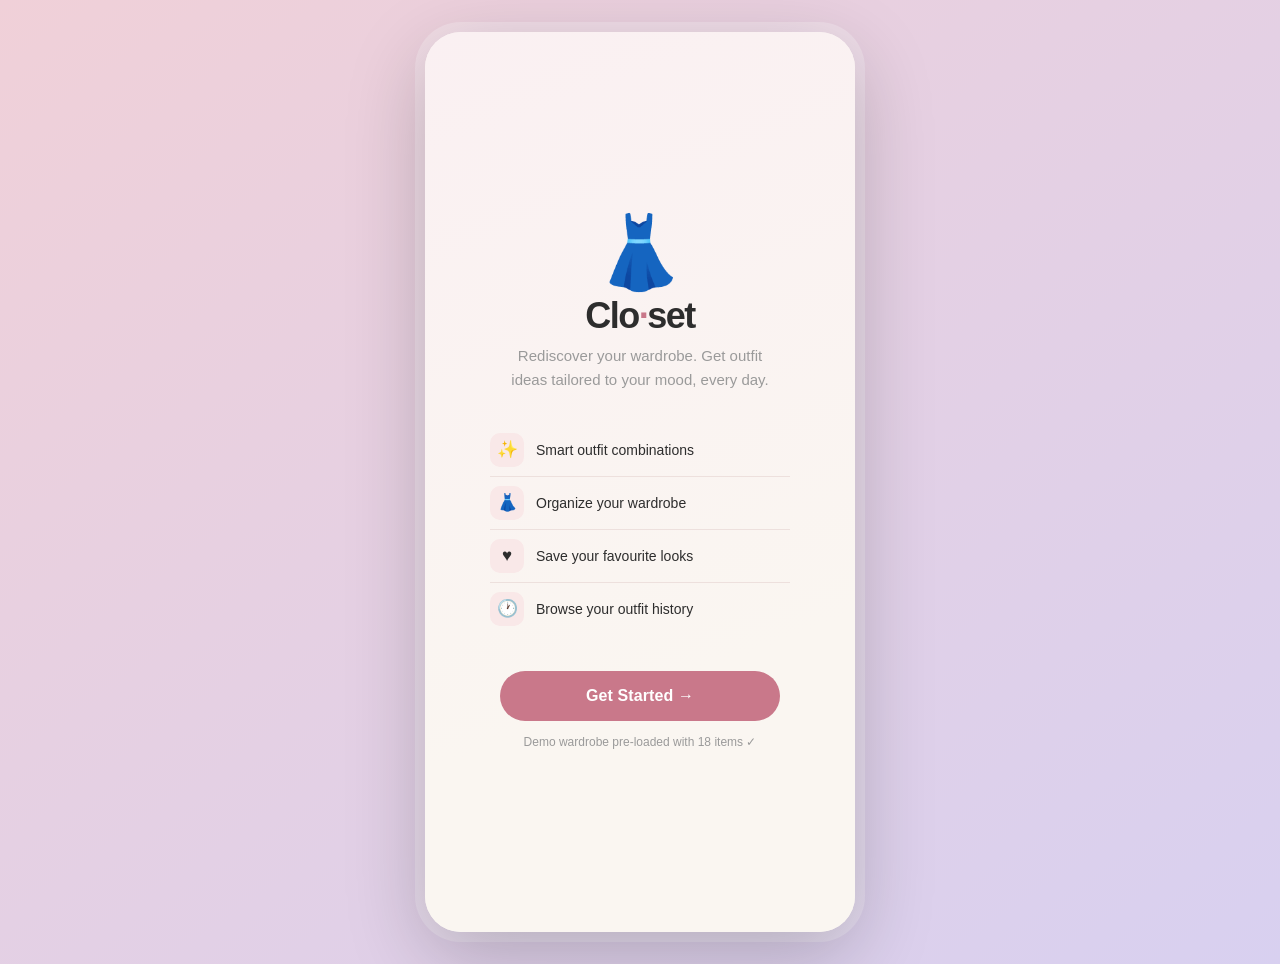
<file: demo/index.html>
<!DOCTYPE html>
<html lang="en">
<head>
  <meta charset="UTF-8">
  <meta name="viewport" content="width=device-width, initial-scale=1.0, maximum-scale=1.0, user-scalable=no">
  <title>Clo·set — Your Style Assistant</title>
  <style>
/* =============================================
   Clo·set — Global Styles
   ============================================= */
:root {
  --rose:        #F9E8E8;
  --cream:       #FAF6F1;
  --mauve:       #C9788A;
  --mauve-dark:  #A05870;
  --mauve-light: #E8B4BE;
  --charcoal:    #2D2D2D;
  --gray:        #9A9A9A;
  --white:       #FFFFFF;
  --border:      #EDE0DD;
  --shadow:      rgba(201,120,138,0.13);
}

*, *::before, *::after { box-sizing: border-box; margin: 0; padding: 0; }
html { -webkit-tap-highlight-color: transparent; }

body {
  font-family: -apple-system, BlinkMacSystemFont, 'Segoe UI', Roboto, sans-serif;
  background: #EDD8DC;
  display: flex;
  justify-content: center;
  min-height: 100vh;
}

#app {
  width: 100%;
  max-width: 430px;
  min-height: 100vh;
  background: var(--cream);
  position: relative;
  display: flex;
  flex-direction: column;
}

/* Desktop phone frame */
@media (min-width: 500px) {
  body {
    padding: 32px 0;
    background: linear-gradient(145deg, #F0D0D8 0%, #D8D0F0 100%);
  }
  #app {
    min-height: calc(100vh - 64px);
    border-radius: 36px;
    box-shadow: 0 24px 80px rgba(0,0,0,0.22), 0 0 0 10px rgba(255,255,255,0.25);
    overflow: hidden;
  }
  .bottom-nav { border-radius: 0 0 36px 36px; }
}

/* === APP HEADER === */
.app-header {
  background: var(--white);
  padding: 14px 20px 12px;
  border-bottom: 1px solid var(--border);
  position: sticky;
  top: 0;
  z-index: 10;
  display: flex;
  align-items: center;
  justify-content: space-between;
  min-height: 56px;
}
.app-header h1 { font-size: 19px; font-weight: 800; color: var(--charcoal); letter-spacing: -0.4px; }
.app-header .subtitle { font-size: 11px; color: var(--gray); margin-top: 1px; }
.header-add-btn {
  width: 34px; height: 34px;
  border-radius: 50%;
  background: var(--mauve);
  color: var(--white);
  border: none; cursor: pointer;
  font-size: 20px; line-height: 1;
  display: flex; align-items: center; justify-content: center;
  transition: background 0.15s;
}
.header-add-btn:hover { background: var(--mauve-dark); }

/* === SCREENS === */
.screen {
  display: none;
  padding: 16px;
  padding-bottom: 88px;
  flex: 1;
}
.screen.active {
  display: block;
  animation: fadeInUp 0.22s ease-out;
}
@keyframes fadeInUp {
  from { opacity: 0; transform: translateY(10px); }
  to   { opacity: 1; transform: translateY(0); }
}

/* === BOTTOM NAV === */
.bottom-nav {
  position: sticky;
  bottom: 0;
  background: var(--white);
  border-top: 1px solid var(--border);
  display: flex;
  z-index: 20;
}
.nav-item {
  flex: 1;
  display: flex; flex-direction: column;
  align-items: center;
  padding: 9px 4px 8px;
  text-decoration: none;
  color: var(--gray);
  font-size: 10px; font-weight: 600;
  gap: 3px;
  transition: color 0.15s;
  cursor: pointer;
  border: none; background: none;
}
.nav-item svg { width: 22px; height: 22px; transition: transform 0.15s; }
.nav-item.active, .nav-item:hover { color: var(--mauve); }
.nav-item.active svg { transform: scale(1.1); }

/* === BUTTONS === */
.btn {
  display: inline-flex; align-items: center; justify-content: center;
  gap: 6px; padding: 12px 22px;
  border-radius: 50px; border: none; cursor: pointer;
  font-size: 14px; font-weight: 700;
  transition: all 0.15s; letter-spacing: 0.1px;
}
.btn-primary { background: var(--mauve); color: var(--white); }
.btn-primary:hover { background: var(--mauve-dark); transform: translateY(-1px); box-shadow: 0 4px 14px var(--shadow); }
.btn-outline { background: transparent; color: var(--mauve); border: 1.5px solid var(--mauve); }
.btn-outline:hover { background: var(--rose); }
.btn-ghost { background: var(--rose); color: var(--mauve-dark); }
.btn-sm { padding: 7px 14px; font-size: 12px; }

/* === BADGES === */
.badge {
  display: inline-block; padding: 3px 10px;
  border-radius: 50px; font-size: 11px; font-weight: 700;
  background: var(--rose); color: var(--mauve-dark);
}
.badge-work    { background: #E8EEF9; color: #4A6FA5; }
.badge-casual  { background: #E8F4E8; color: #3A7A46; }
.badge-brunch  { background: #FFF3E0; color: #B05A00; }
.badge-night   { background: #2A2A38; color: #C9B4E8; }
.badge-active  { background: #E8F9F5; color: #2A7A62; }

/* === SECTION TITLES === */
.section-title {
  font-size: 11px; font-weight: 800;
  color: var(--gray);
  text-transform: uppercase; letter-spacing: 1px;
  margin: 14px 0 8px;
}

/* === EMPTY STATE === */
.empty-state { text-align: center; padding: 48px 24px; color: var(--gray); }
.empty-state .empty-icon { font-size: 52px; margin-bottom: 14px; }
.empty-state h3 { font-size: 16px; font-weight: 700; color: var(--charcoal); margin-bottom: 6px; }
.empty-state p { font-size: 13px; line-height: 1.55; }

/* === WARDROBE GRID === */
.filter-tabs {
  display: flex; gap: 6px; overflow-x: auto;
  padding: 4px 0 10px; scrollbar-width: none;
}
.filter-tabs::-webkit-scrollbar { display: none; }
.filter-tab {
  flex-shrink: 0; padding: 6px 14px;
  border-radius: 50px; border: 1.5px solid var(--border);
  background: var(--white); color: var(--charcoal);
  font-size: 12px; font-weight: 600; cursor: pointer;
  transition: all 0.15s;
}
.filter-tab.active { background: var(--mauve); border-color: var(--mauve); color: var(--white); }
.filter-tab:hover:not(.active) { border-color: var(--mauve); color: var(--mauve); }

.wardrobe-grid {
  display: grid; grid-template-columns: repeat(3, 1fr);
  gap: 10px;
}
.wardrobe-item {
  background: var(--white); border-radius: 14px;
  padding: 10px 6px 8px; text-align: center;
  box-shadow: 0 1px 8px var(--shadow);
  position: relative; cursor: pointer;
  transition: transform 0.15s, box-shadow 0.15s;
}
.wardrobe-item:hover { transform: translateY(-3px); box-shadow: 0 4px 16px var(--shadow); }
.wardrobe-item svg { width: 54px; height: 64px; }
.wardrobe-item .item-name {
  font-size: 10px; font-weight: 700; color: var(--charcoal);
  margin-top: 5px; white-space: nowrap; overflow: hidden; text-overflow: ellipsis;
}
.wardrobe-item .item-type { font-size: 9px; color: var(--gray); margin-top: 1px; }
.delete-btn {
  position: absolute; top: 5px; right: 5px;
  background: rgba(255,255,255,0.9); border: none; cursor: pointer;
  color: var(--gray); font-size: 12px; line-height: 1;
  width: 20px; height: 20px; border-radius: 50%;
  display: flex; align-items: center; justify-content: center;
  opacity: 0; transition: opacity 0.15s;
}
.wardrobe-item:hover .delete-btn { opacity: 1; }

/* === MOOD PICKER === */
.mood-picker { display: flex; gap: 7px; overflow-x: auto; padding: 2px 0 8px; scrollbar-width: none; }
.mood-picker::-webkit-scrollbar { display: none; }
.mood-chip {
  flex-shrink: 0; padding: 8px 14px;
  border-radius: 50px; border: 1.5px solid var(--border);
  background: var(--white); font-size: 13px; cursor: pointer;
  transition: all 0.15s; color: var(--charcoal); font-weight: 500;
}
.mood-chip.active { background: var(--mauve); border-color: var(--mauve); color: var(--white); font-weight: 700; }
.mood-chip:hover:not(.active) { border-color: var(--mauve-light); background: var(--rose); }

/* === OUTFIT CARDS === */
.outfit-card {
  background: var(--white); border-radius: 20px;
  padding: 14px; margin-bottom: 14px;
  box-shadow: 0 2px 14px var(--shadow);
  animation: fadeInUp 0.3s ease-out both;
}
.outfit-card:nth-child(1) { animation-delay: 0s; }
.outfit-card:nth-child(2) { animation-delay: 0.07s; }
.outfit-card:nth-child(3) { animation-delay: 0.14s; }
.outfit-card:nth-child(4) { animation-delay: 0.21s; }

.outfit-svgs {
  display: flex; gap: 0; align-items: flex-end; justify-content: center;
  background: var(--rose); border-radius: 14px;
  padding: 14px 10px 8px; min-height: 100px;
  margin-bottom: 12px; overflow: hidden;
}
.outfit-svg-item { flex-shrink: 0; }
.outfit-svg-item svg { width: 56px; height: 66px; display: block; }
.outfit-svg-item + .outfit-svg-item { margin-left: -8px; }
.outfit-svg-layer { opacity: 0.82; }
.outfit-svg-layer svg { width: 58px; height: 68px; }

.outfit-meta {
  display: flex; align-items: center;
  justify-content: space-between; margin-bottom: 8px;
}
.color-palette { display: flex; gap: 4px; align-items: center; }
.palette-dot {
  width: 12px; height: 12px; border-radius: 50%;
  border: 1.5px solid rgba(0,0,0,0.1);
  flex-shrink: 0;
}
.save-btn {
  background: none; border: none; cursor: pointer;
  font-size: 24px; line-height: 1; padding: 0;
  color: var(--mauve-light); transition: color 0.15s, transform 0.15s;
}
.save-btn.saved { color: var(--mauve); }
.save-btn:hover { transform: scale(1.2); }

.outfit-items { display: flex; flex-wrap: wrap; gap: 5px; }
.item-pill {
  background: var(--cream); border: 1px solid var(--border);
  border-radius: 50px; padding: 3px 10px; font-size: 11px; color: var(--charcoal);
}

/* === FAVORITES === */
.fav-grid { display: grid; grid-template-columns: 1fr 1fr; gap: 10px; }
.fav-card {
  background: var(--white); border-radius: 16px; padding: 10px;
  box-shadow: 0 1px 8px var(--shadow); position: relative;
}
.fav-card .mini-svgs {
  display: flex; justify-content: center; align-items: flex-end;
  background: var(--rose); border-radius: 10px; padding: 10px 6px 6px;
  min-height: 70px; margin-bottom: 8px; overflow: hidden;
}
.fav-card .mini-svgs svg { width: 36px; height: 44px; display: block; }
.fav-card .mini-svgs > div + div { margin-left: -6px; }
.fav-card .fav-label { font-size: 10px; font-weight: 700; color: var(--charcoal); }
.fav-card .fav-mood { font-size: 9px; color: var(--gray); margin-top: 2px; }
.unsave-btn {
  position: absolute; top: 7px; right: 7px;
  background: none; border: none; cursor: pointer;
  font-size: 16px; color: var(--mauve);
}

/* === HISTORY === */
.history-batch {
  background: var(--white); border-radius: 16px; padding: 14px;
  margin-bottom: 12px; box-shadow: 0 1px 8px var(--shadow);
}
.batch-header {
  display: flex; justify-content: space-between; align-items: center;
  margin-bottom: 10px;
}
.batch-time { font-size: 11px; color: var(--gray); }
.batch-thumbs {
  display: flex; gap: 8px; overflow-x: auto; scrollbar-width: none;
}
.batch-thumbs::-webkit-scrollbar { display: none; }
.outfit-thumb {
  flex-shrink: 0; background: var(--rose); border-radius: 10px;
  padding: 8px 6px; display: flex; align-items: flex-end;
  gap: 0; overflow: hidden;
}
.outfit-thumb svg { width: 28px; height: 34px; display: block; }
.outfit-thumb > div + div { margin-left: -5px; }

/* === SPLASH SCREEN === */
#screen-splash { padding: 0; }
.splash {
  display: flex; flex-direction: column;
  align-items: center; justify-content: center;
  min-height: 100vh; padding: 40px 28px;
  text-align: center;
  background: linear-gradient(160deg, #FAF0F2 0%, var(--cream) 70%);
}
.splash-logo { font-size: 72px; margin-bottom: 10px; line-height: 1; }
.splash-title {
  font-size: 36px; font-weight: 900; color: var(--charcoal);
  letter-spacing: -1.5px; margin-bottom: 10px; line-height: 1;
}
.splash-title span { color: var(--mauve); }
.splash-tagline {
  font-size: 15px; color: var(--gray);
  max-width: 280px; line-height: 1.6; margin-bottom: 32px;
}
.features-list {
  list-style: none; margin-bottom: 36px; width: 100%; max-width: 300px;
}
.features-list li {
  display: flex; align-items: center; gap: 12px;
  font-size: 14px; color: var(--charcoal); padding: 9px 0;
  border-bottom: 1px solid var(--border); text-align: left;
}
.features-list li:last-child { border: none; }
.feature-icon {
  width: 34px; height: 34px; background: var(--rose);
  border-radius: 10px; display: flex; align-items: center;
  justify-content: center; font-size: 17px; flex-shrink: 0;
}

/* === ADD ITEM OVERLAY === */
.overlay {
  position: fixed; inset: 0;
  background: rgba(0,0,0,0.45); z-index: 50;
  display: flex; align-items: flex-end; justify-content: center;
}
.sheet {
  background: var(--white); border-radius: 24px 24px 0 0;
  padding: 16px 20px 32px; width: 100%; max-width: 430px;
  max-height: 92vh; overflow-y: auto;
  animation: slideUp 0.22s ease-out;
}
@keyframes slideUp {
  from { transform: translateY(100%); }
  to   { transform: translateY(0); }
}
.sheet-handle {
  width: 38px; height: 4px; background: var(--border);
  border-radius: 2px; margin: 0 auto 14px;
}
.sheet-title { font-size: 17px; font-weight: 800; color: var(--charcoal); margin-bottom: 14px; }

/* === FORM ELEMENTS === */
.form-group { margin-bottom: 13px; }
.form-group label {
  display: block; font-size: 11px; font-weight: 800;
  color: var(--gray); margin-bottom: 5px;
  text-transform: uppercase; letter-spacing: 0.6px;
}
.form-group input, .form-group select {
  width: 100%; padding: 11px 14px;
  border: 1.5px solid var(--border); border-radius: 12px;
  font-size: 14px; color: var(--charcoal); background: var(--cream);
  outline: none; transition: border-color 0.15s;
  -webkit-appearance: none;
}
.form-group input:focus, .form-group select:focus { border-color: var(--mauve); }
.color-row { display: flex; gap: 8px; flex-wrap: wrap; padding: 4px 0; }
.color-swatch {
  width: 30px; height: 30px; border-radius: 50%;
  border: 2.5px solid transparent; cursor: pointer;
  transition: transform 0.15s, border-color 0.15s;
}
.color-swatch:hover { transform: scale(1.1); }
.color-swatch.selected { border-color: var(--charcoal); transform: scale(1.15); }

#svg-preview {
  background: var(--rose); border-radius: 14px;
  padding: 14px; text-align: center; margin-bottom: 14px;
  min-height: 80px; display: flex; align-items: center; justify-content: center;
}
#svg-preview svg { width: 72px; height: 86px; }

/* === TOAST === */
.toast {
  position: fixed; bottom: 88px; left: 50%;
  transform: translateX(-50%);
  background: var(--charcoal); color: var(--white);
  padding: 10px 20px; border-radius: 50px;
  font-size: 13px; font-weight: 500; z-index: 100;
  opacity: 0; transition: opacity 0.2s;
  pointer-events: none; white-space: nowrap;
  box-shadow: 0 4px 16px rgba(0,0,0,0.2);
}
.toast.show { opacity: 1; }

/* === GENERATE BUTTON === */
#generate-btn {
  width: 100%; margin: 10px 0 4px; font-size: 15px;
  padding: 14px; letter-spacing: 0.2px;
}

/* Scrollbar style for webkit */
::-webkit-scrollbar { width: 0; height: 0; }

</style>
</head>
<body>

<div id="app">

  <!-- APP HEADER -->
  <header class="app-header" id="app-header" style="display:none">
    <div>
      <h1 id="header-title"></h1>
      <p class="subtitle" id="header-subtitle"></p>
    </div>
    <div id="header-action"></div>
  </header>

  <!-- ══════════ SCREEN: SPLASH ══════════ -->
  <section id="screen-splash" class="screen active">
    <div class="splash">
      <div class="splash-logo">👗</div>
      <h1 class="splash-title">Clo<span>·</span>set</h1>
      <p class="splash-tagline">Rediscover your wardrobe. Get outfit ideas tailored to your mood, every day.</p>
      <ul class="features-list">
        <li><span class="feature-icon">✨</span> Smart outfit combinations</li>
        <li><span class="feature-icon">👗</span> Organize your wardrobe</li>
        <li><span class="feature-icon">♥</span> Save your favourite looks</li>
        <li><span class="feature-icon">🕐</span> Browse your outfit history</li>
      </ul>
      <button class="btn btn-primary" style="width:100%;max-width:280px;padding:16px 32px;font-size:16px" onclick="navigate('suggest')">
        Get Started →
      </button>
      <p style="margin-top:14px;font-size:12px;color:var(--gray)">Demo wardrobe pre-loaded with 18 items ✓</p>
    </div>
  </section>

  <!-- ══════════ SCREEN: SUGGEST ══════════ -->
  <section id="screen-suggest" class="screen" style="display:none">
    <p class="section-title" style="margin-top:2px">How are you feeling today?</p>
    <div class="mood-picker" id="mood-picker">
      <button class="mood-chip active" data-mood="casual">😊 Casual</button>
      <button class="mood-chip" data-mood="work">💼 Work</button>
      <button class="mood-chip" data-mood="brunch">☕ Brunch</button>
      <button class="mood-chip" data-mood="night">🌙 Night Out</button>
      <button class="mood-chip" data-mood="active">🏃 Active</button>
    </div>
    <button class="btn btn-primary" id="generate-btn">✨ Suggest Outfits</button>
    <div id="outfits-container" style="margin-top:6px"></div>
  </section>

  <!-- ══════════ SCREEN: WARDROBE ══════════ -->
  <section id="screen-wardrobe" class="screen" style="display:none">
    <div class="filter-tabs" id="filter-tabs">
      <button class="filter-tab active" data-filter="all">All</button>
      <button class="filter-tab" data-filter="top">Tops</button>
      <button class="filter-tab" data-filter="bottom">Bottoms</button>
      <button class="filter-tab" data-filter="fullbody">Full Body</button>
      <button class="filter-tab" data-filter="layer">Layers</button>
    </div>
    <div class="wardrobe-grid" id="wardrobe-grid"></div>
  </section>

  <!-- ══════════ SCREEN: FAVORITES ══════════ -->
  <section id="screen-favorites" class="screen" style="display:none">
    <div id="favorites-container"></div>
  </section>

  <!-- ══════════ SCREEN: HISTORY ══════════ -->
  <section id="screen-history" class="screen" style="display:none">
    <div id="history-top-bar" style="display:flex;justify-content:flex-end;margin-bottom:8px"></div>
    <div id="history-container"></div>
  </section>

  <!-- BOTTOM NAV -->
  <nav class="bottom-nav" id="bottom-nav" style="display:none">
    <button class="nav-item" data-screen="wardrobe" onclick="navigate('wardrobe')">
      <svg viewBox="0 0 24 24" stroke="currentColor" stroke-width="1.8" fill="none">
        <path d="M3 17L12 8L21 17" stroke-linecap="round" stroke-linejoin="round"/>
        <line x1="12" y1="8" x2="12" y2="5" stroke-linecap="round"/>
        <circle cx="12" cy="4" r="1.5" fill="currentColor" stroke="none"/>
        <line x1="3" y1="17" x2="21" y2="17" stroke-linecap="round"/>
        <line x1="3" y1="20" x2="21" y2="20" stroke-linecap="round" opacity="0.4"/>
      </svg>
      Wardrobe
    </button>
    <button class="nav-item active" data-screen="suggest" onclick="navigate('suggest')">
      <svg viewBox="0 0 24 24" stroke="currentColor" stroke-width="1.8" fill="none">
        <path d="M12 3L13.8 9.2L20 11L13.8 12.8L12 19L10.2 12.8L4 11L10.2 9.2Z" stroke-linejoin="round"/>
        <path d="M19 3L19.9 5.1L22 6L19.9 6.9L19 9L18.1 6.9L16 6L18.1 5.1Z" opacity="0.6" stroke-linejoin="round"/>
      </svg>
      Suggest
    </button>
    <button class="nav-item" data-screen="favorites" onclick="navigate('favorites')">
      <svg viewBox="0 0 24 24" stroke="currentColor" stroke-width="1.8" fill="none">
        <path d="M20.84 4.61a5.5 5.5 0 0 0-7.78 0L12 5.67l-1.06-1.06a5.5 5.5 0 0 0-7.78 7.78l1.06 1.06L12 21.23l7.78-7.78 1.06-1.06a5.5 5.5 0 0 0 0-7.78z" stroke-linejoin="round"/>
      </svg>
      Saved
    </button>
    <button class="nav-item" data-screen="history" onclick="navigate('history')">
      <svg viewBox="0 0 24 24" stroke="currentColor" stroke-width="1.8" fill="none">
        <circle cx="12" cy="12" r="9"/>
        <polyline points="12 7 12 12 15.5 15.5" stroke-linecap="round"/>
      </svg>
      History
    </button>
  </nav>

</div><!-- /#app -->

<div id="toast" class="toast"></div>

<!-- ADD ITEM OVERLAY -->
<div id="add-overlay" class="overlay" style="display:none" onclick="overlayClickOutside(event)">
  <div class="sheet">
    <div class="sheet-handle"></div>
    <div class="sheet-title">Add Item to Wardrobe</div>
    <div id="svg-preview">
      <span style="color:var(--gray);font-size:13px">Preview</span>
    </div>
    <form id="add-form" onsubmit="submitAddItem(event)">
      <div class="form-group">
        <label>Item Name</label>
        <input type="text" id="item-name" placeholder="e.g. Floral Summer Dress" required autocomplete="off">
      </div>
      <div class="form-group">
        <label>Type</label>
        <select id="item-type" onchange="updateAddPreview()">
          <optgroup label="Tops">
            <option value="shirt">Shirt</option>
            <option value="blouse">Blouse</option>
            <option value="tshirt">T-Shirt</option>
            <option value="tank">Tank Top</option>
            <option value="sweater">Sweater</option>
          </optgroup>
          <optgroup label="Bottoms">
            <option value="pants">Pants</option>
            <option value="jeans">Jeans</option>
            <option value="skirt">Skirt</option>
            <option value="shorts">Shorts</option>
          </optgroup>
          <optgroup label="Full Body">
            <option value="dress">Dress</option>
            <option value="jumpsuit">Jumpsuit</option>
          </optgroup>
          <optgroup label="Layers">
            <option value="jacket">Jacket</option>
            <option value="coat">Coat</option>
            <option value="cardigan">Cardigan</option>
            <option value="blazer">Blazer</option>
          </optgroup>
        </select>
      </div>
      <div class="form-group">
        <label>Pattern</label>
        <select id="item-pattern" onchange="updateAddPreview()">
          <option value="solid">Solid</option>
          <option value="striped">Striped</option>
          <option value="floral">Floral</option>
          <option value="plaid">Plaid</option>
          <option value="printed">Printed</option>
        </select>
      </div>
      <div class="form-group">
        <label>Color</label>
        <div id="color-swatches" class="color-row"></div>
      </div>
      <div style="display:flex;gap:8px;margin-top:4px">
        <button type="button" class="btn btn-outline" style="flex:1" onclick="closeAddOverlay()">Cancel</button>
        <button type="submit" class="btn btn-primary" style="flex:2">Add to Wardrobe ✓</button>
      </div>
    </form>
  </div>
</div>

<script>
// =============================================
// Clo·set — Database & localStorage helpers
// =============================================

const DB_KEY      = 'closet_wardrobe';
const OUTFITS_KEY = 'closet_outfits';
const HISTORY_KEY = 'closet_history';

const TYPE_COVERAGE = {
  shirt: 'top', blouse: 'top', tshirt: 'top', tank: 'top', sweater: 'top',
  pants: 'bottom', jeans: 'bottom', skirt: 'bottom', shorts: 'bottom',
  dress: 'fullbody', jumpsuit: 'fullbody',
  jacket: 'layer', coat: 'layer', cardigan: 'layer', blazer: 'layer',
};

const TYPE_LABELS = {
  shirt: 'Shirt', blouse: 'Blouse', tshirt: 'T-Shirt', tank: 'Tank Top',
  sweater: 'Sweater', pants: 'Pants', jeans: 'Jeans', skirt: 'Skirt',
  shorts: 'Shorts', dress: 'Dress', jumpsuit: 'Jumpsuit',
  jacket: 'Jacket', coat: 'Coat', cardigan: 'Cardigan', blazer: 'Blazer',
};

const COVERAGE_LABELS = {
  top: 'Top', bottom: 'Bottom', fullbody: 'Full Body', layer: 'Layer'
};

const MOOD_LABELS = {
  casual: '😊 Casual', work: '💼 Work', brunch: '☕ Brunch',
  night: '🌙 Night Out', active: '🏃 Active',
};

const MOOD_LABELS_SHORT = {
  casual: 'Casual', work: 'Work', brunch: 'Brunch', night: 'Night Out', active: 'Active',
};

// 18-item seed wardrobe — covers all 14 clothing types + variety
const SEED_DATA = [
  { id: 's01', name: 'White Button Shirt',  type: 'shirt',    color: '#F0EADF', pattern: 'solid'   },
  { id: 's02', name: 'Striped Blouse',       type: 'blouse',   color: '#B8CCDE', pattern: 'striped' },
  { id: 's03', name: 'Black Tee',            type: 'tshirt',   color: '#2D2D2D', pattern: 'solid'   },
  { id: 's04', name: 'Linen Tank',           type: 'tank',     color: '#E2D4C0', pattern: 'solid'   },
  { id: 's05', name: 'Cream Sweater',        type: 'sweater',  color: '#EEE2D0', pattern: 'solid'   },
  { id: 's06', name: 'Floral Blouse',        type: 'blouse',   color: '#F0AABB', pattern: 'floral'  },
  { id: 's07', name: 'Tailored Trousers',    type: 'pants',    color: '#484038', pattern: 'solid'   },
  { id: 's08', name: 'Blue Jeans',           type: 'jeans',    color: '#4A6898', pattern: 'solid'   },
  { id: 's09', name: 'Midi Skirt',           type: 'skirt',    color: '#C07888', pattern: 'solid'   },
  { id: 's10', name: 'Denim Shorts',         type: 'shorts',   color: '#5A78A8', pattern: 'solid'   },
  { id: 's11', name: 'Floral Sundress',      type: 'dress',    color: '#E8AEC0', pattern: 'floral'  },
  { id: 's12', name: 'Little Black Dress',   type: 'dress',    color: '#1E1E1E', pattern: 'solid'   },
  { id: 's13', name: 'Linen Jumpsuit',       type: 'jumpsuit', color: '#C0B090', pattern: 'solid'   },
  { id: 's14', name: 'Denim Jacket',         type: 'jacket',   color: '#6088B8', pattern: 'solid'   },
  { id: 's15', name: 'Trench Coat',          type: 'coat',     color: '#C8A070', pattern: 'solid'   },
  { id: 's16', name: 'Pink Cardigan',        type: 'cardigan', color: '#E098AA', pattern: 'solid'   },
  { id: 's17', name: 'Black Blazer',         type: 'blazer',   color: '#242424', pattern: 'solid'   },
  { id: 's18', name: 'Plaid Flannel Shirt',  type: 'shirt',    color: '#905858', pattern: 'plaid'   },
];

// ---- Wardrobe CRUD ----

function getWardrobe() {
  try { return JSON.parse(localStorage.getItem(DB_KEY)); } catch { return null; }
}

function setWardrobe(items) {
  localStorage.setItem(DB_KEY, JSON.stringify(items));
}

function initDB() {
  if (getWardrobe() === null) {
    setWardrobe(SEED_DATA.map(s => ({ ...s, coverage: TYPE_COVERAGE[s.type] })));
  }
}

function addItem(item) {
  const wardrobe = getWardrobe() || [];
  item.id = 'u' + Date.now();
  item.coverage = TYPE_COVERAGE[item.type] || 'top';
  wardrobe.push(item);
  setWardrobe(wardrobe);
  return item;
}

function removeItem(id) {
  setWardrobe((getWardrobe() || []).filter(i => i.id !== id));
}

// ---- Outfits ----

function getOutfits() {
  try { return JSON.parse(localStorage.getItem(OUTFITS_KEY)) || []; } catch { return []; }
}

function setOutfits(outfits) {
  localStorage.setItem(OUTFITS_KEY, JSON.stringify(outfits));
}

function toggleSave(outfitId) {
  const outfits = getOutfits();
  const idx = outfits.findIndex(o => o.id === outfitId);
  if (idx > -1) {
    outfits[idx].saved = !outfits[idx].saved;
    setOutfits(outfits);
    return outfits[idx].saved;
  }
  return false;
}

function getFavorites() {
  return getOutfits().filter(o => o.saved);
}

// ---- History ----

function getHistory() {
  try { return JSON.parse(localStorage.getItem(HISTORY_KEY)) || []; } catch { return []; }
}

function addBatch(batch) {
  const history = getHistory();
  history.unshift(batch);
  if (history.length > 60) history.splice(60);
  localStorage.setItem(HISTORY_KEY, JSON.stringify(history));
}

function clearHistory() {
  localStorage.removeItem(HISTORY_KEY);
  // Also remove non-saved outfits
  setOutfits(getOutfits().filter(o => o.saved));
}

// ---- Helpers ----

function uid() {
  return Math.random().toString(36).slice(2, 9) + Date.now().toString(36);
}

function timeAgo(ts) {
  const diff = Date.now() - ts;
  const m = Math.floor(diff / 60000);
  if (m < 1) return 'Just now';
  if (m < 60) return `${m}m ago`;
  const h = Math.floor(m / 60);
  if (h < 24) return `${h}h ago`;
  const d = Math.floor(h / 24);
  if (d === 1) return 'Yesterday';
  return `${d} days ago`;
}

function showToast(msg) {
  const t = document.getElementById('toast');
  if (!t) return;
  t.textContent = msg;
  t.classList.add('show');
  clearTimeout(t._timer);
  t._timer = setTimeout(() => t.classList.remove('show'), 2200);
}

function resolveItems(itemIds) {
  const map = Object.fromEntries((getWardrobe() || []).map(i => [i.id, i]));
  return itemIds.map(id => map[id]).filter(Boolean);
}

function orderedItems(items) {
  return [
    ...items.filter(i => i.coverage === 'layer'),
    ...items.filter(i => i.coverage === 'top' || i.coverage === 'fullbody'),
    ...items.filter(i => i.coverage === 'bottom'),
  ];
}

</script>
<script>
// =============================================
// Clo·set — SVG Clothing Silhouettes
// =============================================
// Each function returns an SVG string for a clothing type.
// viewBox is always "0 0 60 70".
// Usage: getSVG(type, color, pattern, uniquePatternId)

function _lighten(hex, amt) {
  const c = hex.replace('#', '');
  const r = Math.min(255, parseInt(c.slice(0,2),16) + amt);
  const g = Math.min(255, parseInt(c.slice(2,4),16) + amt);
  const b = Math.min(255, parseInt(c.slice(4,6),16) + amt);
  return '#' + [r,g,b].map(v => v.toString(16).padStart(2,'0')).join('');
}
function _darken(hex, amt) {
  const c = hex.replace('#', '');
  const r = Math.max(0, parseInt(c.slice(0,2),16) - amt);
  const g = Math.max(0, parseInt(c.slice(2,4),16) - amt);
  const b = Math.max(0, parseInt(c.slice(4,6),16) - amt);
  return '#' + [r,g,b].map(v => v.toString(16).padStart(2,'0')).join('');
}

function _patternDefs(pid, color, pattern) {
  if (pattern === 'solid') return '';
  const lt = _lighten(color, 35);
  const defs = {
    striped:
      `<defs><pattern id="${pid}" width="7" height="7" patternUnits="userSpaceOnUse">
        <rect width="7" height="7" fill="${color}"/>
        <line x1="0" y1="3.5" x2="7" y2="3.5" stroke="${lt}" stroke-width="2.5"/>
      </pattern></defs>`,
    floral:
      `<defs><pattern id="${pid}" width="11" height="11" patternUnits="userSpaceOnUse">
        <rect width="11" height="11" fill="${color}"/>
        <circle cx="5.5" cy="5.5" r="2" fill="${lt}" opacity="0.75"/>
        <circle cx="1.5" cy="1.5" r="1.1" fill="${lt}" opacity="0.45"/>
        <circle cx="9.5" cy="9.5" r="1.1" fill="${lt}" opacity="0.45"/>
        <circle cx="9.5" cy="1.5" r="0.8" fill="${lt}" opacity="0.35"/>
        <circle cx="1.5" cy="9.5" r="0.8" fill="${lt}" opacity="0.35"/>
      </pattern></defs>`,
    plaid:
      `<defs><pattern id="${pid}" width="10" height="10" patternUnits="userSpaceOnUse">
        <rect width="10" height="10" fill="${color}"/>
        <line x1="5" y1="0" x2="5" y2="10" stroke="${lt}" stroke-width="2.2"/>
        <line x1="0" y1="5" x2="10" y2="5" stroke="${lt}" stroke-width="2.2"/>
      </pattern></defs>`,
    printed:
      `<defs><pattern id="${pid}" width="13" height="13" patternUnits="userSpaceOnUse">
        <rect width="13" height="13" fill="${color}"/>
        <circle cx="4" cy="4" r="1.8" fill="${lt}" opacity="0.6"/>
        <circle cx="10" cy="9" r="1.8" fill="${lt}" opacity="0.6"/>
        <circle cx="10" cy="3" r="1.1" fill="${lt}" opacity="0.4"/>
        <circle cx="4" cy="10" r="1.1" fill="${lt}" opacity="0.4"/>
      </pattern></defs>`,
  };
  return defs[pattern] || '';
}
function _fill(pid, color, pattern) {
  return pattern === 'solid' ? color : `url(#${pid})`;
}
function _svg(inner, vb='0 0 60 70') {
  return `<svg xmlns="http://www.w3.org/2000/svg" viewBox="${vb}" fill="none">${inner}</svg>`;
}

// ---- TOPS ----

function svgShirt(c, pat, pid) {
  const d = _patternDefs(pid,c,pat), f = _fill(pid,c,pat), dk = _darken(c,28);
  return _svg(`${d}
    <path d="M14 22L8 13L21 8L25 14Q30 19 35 14L39 8L52 13L46 22L42 22L42 62L18 62L18 22Z" fill="${f}" stroke="${dk}" stroke-width="1"/>
    <path d="M21 8L25 15L30 12L35 15L39 8L30 10Z" fill="${dk}" opacity="0.3"/>
    <path d="M8 13L14 22L18 22L18 17L11 11Z" fill="${f}" stroke="${dk}" stroke-width="1"/>
    <path d="M52 13L46 22L42 22L42 17L49 11Z" fill="${f}" stroke="${dk}" stroke-width="1"/>
    <line x1="30" y1="13" x2="30" y2="61" stroke="${dk}" stroke-width="0.7" opacity="0.35"/>
    <circle cx="30" cy="26" r="1.2" fill="${dk}" opacity="0.5"/>
    <circle cx="30" cy="34" r="1.2" fill="${dk}" opacity="0.5"/>
  `);
}
function svgBlouse(c, pat, pid) {
  const d = _patternDefs(pid,c,pat), f = _fill(pid,c,pat), dk = _darken(c,28);
  return _svg(`${d}
    <path d="M16 24L9 13L22 8L26 16L26 44Q26 62 30 62Q34 62 34 44L34 16L38 8L51 13L44 24L44 44Q44 66 30 66Q16 66 16 44Z" fill="${f}" stroke="${dk}" stroke-width="1"/>
    <path d="M9 13L7 21L16 26L16 24Z" fill="${f}" stroke="${dk}" stroke-width="1"/>
    <path d="M51 13L53 21L44 26L44 24Z" fill="${f}" stroke="${dk}" stroke-width="1"/>
    <path d="M22 8L26 16L30 21L34 16L38 8L30 11Z" fill="${dk}" opacity="0.28"/>
  `);
}
function svgTshirt(c, pat, pid) {
  const d = _patternDefs(pid,c,pat), f = _fill(pid,c,pat), dk = _darken(c,28);
  return _svg(`${d}
    <ellipse cx="30" cy="9" rx="8" ry="4" fill="${f}" stroke="${dk}" stroke-width="1"/>
    <path d="M22 9L18 21L18 61L42 61L42 21L38 9Z" fill="${f}" stroke="${dk}" stroke-width="1"/>
    <path d="M10 12L18 21L18 17L13 10Z" fill="${f}" stroke="${dk}" stroke-width="1"/>
    <path d="M50 12L42 21L42 17L47 10Z" fill="${f}" stroke="${dk}" stroke-width="1"/>
    <path d="M22 9L10 12L18 21" fill="${f}" stroke="${dk}" stroke-width="1"/>
    <path d="M38 9L50 12L42 21" fill="${f}" stroke="${dk}" stroke-width="1"/>
  `);
}
function svgTank(c, pat, pid) {
  const d = _patternDefs(pid,c,pat), f = _fill(pid,c,pat), dk = _darken(c,28);
  return _svg(`${d}
    <path d="M22 4L22 10Q15 12 14 20L14 62L46 62L46 20Q45 12 38 10L38 4Q34 2 30 2Q26 2 22 4Z" fill="${f}" stroke="${dk}" stroke-width="1"/>
    <path d="M22 4L20 2L26 3L28 8" fill="${f}" stroke="${dk}" stroke-width="1.2" stroke-linecap="round"/>
    <path d="M38 4L40 2L34 3L32 8" fill="${f}" stroke="${dk}" stroke-width="1.2" stroke-linecap="round"/>
    <path d="M14 20Q18 20 20 26" fill="none" stroke="${dk}" stroke-width="0.9"/>
    <path d="M46 20Q42 20 40 26" fill="none" stroke="${dk}" stroke-width="0.9"/>
  `);
}
function svgSweater(c, pat, pid) {
  const d = _patternDefs(pid,c,pat), f = _fill(pid,c,pat), dk = _darken(c,22);
  return _svg(`${d}
    <ellipse cx="30" cy="10" rx="7" ry="4" fill="${f}" stroke="${dk}" stroke-width="1.2"/>
    <path d="M23 10L13 24L13 64L47 64L47 24L37 10Z" fill="${f}" stroke="${dk}" stroke-width="1.2"/>
    <path d="M8 13L13 24L13 64L8 64L5 18Z" fill="${f}" stroke="${dk}" stroke-width="1.2"/>
    <path d="M52 13L47 24L47 64L52 64L55 18Z" fill="${f}" stroke="${dk}" stroke-width="1.2"/>
    <rect x="13" y="58" width="34" height="6" rx="1" fill="${dk}" opacity="0.18"/>
    <line x1="16" y1="58" x2="16" y2="64" stroke="${dk}" stroke-width="0.7" opacity="0.35"/>
    <line x1="20" y1="58" x2="20" y2="64" stroke="${dk}" stroke-width="0.7" opacity="0.35"/>
    <line x1="24" y1="58" x2="24" y2="64" stroke="${dk}" stroke-width="0.7" opacity="0.35"/>
    <line x1="28" y1="58" x2="28" y2="64" stroke="${dk}" stroke-width="0.7" opacity="0.35"/>
    <line x1="32" y1="58" x2="32" y2="64" stroke="${dk}" stroke-width="0.7" opacity="0.35"/>
    <line x1="36" y1="58" x2="36" y2="64" stroke="${dk}" stroke-width="0.7" opacity="0.35"/>
    <line x1="40" y1="58" x2="40" y2="64" stroke="${dk}" stroke-width="0.7" opacity="0.35"/>
    <line x1="44" y1="58" x2="44" y2="64" stroke="${dk}" stroke-width="0.7" opacity="0.35"/>
    <rect x="5" y="58" width="8" height="6" rx="1" fill="${dk}" opacity="0.18"/>
    <rect x="47" y="58" width="8" height="6" rx="1" fill="${dk}" opacity="0.18"/>
  `);
}

// ---- BOTTOMS ----

function svgPants(c, pat, pid) {
  const d = _patternDefs(pid,c,pat), f = _fill(pid,c,pat), dk = _darken(c,28);
  return _svg(`${d}
    <rect x="12" y="4" width="36" height="8" rx="3" fill="${dk}" opacity="0.65"/>
    <path d="M12 10L12 40L24 40L30 34L36 40L48 40L48 10Z" fill="${f}" stroke="${dk}" stroke-width="1"/>
    <rect x="12" y="40" width="17" height="26" rx="4" fill="${f}" stroke="${dk}" stroke-width="1"/>
    <rect x="31" y="40" width="17" height="26" rx="4" fill="${f}" stroke="${dk}" stroke-width="1"/>
    <line x1="30" y1="10" x2="30" y2="34" stroke="${dk}" stroke-width="0.8" opacity="0.4"/>
    <line x1="26" y1="10" x2="24" y2="14" stroke="${dk}" stroke-width="0.7" opacity="0.3"/>
    <line x1="34" y1="10" x2="36" y2="14" stroke="${dk}" stroke-width="0.7" opacity="0.3"/>
  `);
}
function svgJeans(c, pat, pid) {
  const d = _patternDefs(pid,c,pat), f = _fill(pid,c,pat), dk = _darken(c,32);
  return _svg(`${d}
    <rect x="12" y="4" width="36" height="7" rx="2" fill="${dk}" opacity="0.8"/>
    <path d="M12 10L12 40L24 40L30 34L36 40L48 40L48 10Z" fill="${f}" stroke="${dk}" stroke-width="1"/>
    <rect x="12" y="40" width="17" height="26" rx="3" fill="${f}" stroke="${dk}" stroke-width="1"/>
    <rect x="31" y="40" width="17" height="26" rx="3" fill="${f}" stroke="${dk}" stroke-width="1"/>
    <line x1="30" y1="10" x2="30" y2="34" stroke="${dk}" stroke-width="1" opacity="0.55"/>
    <path d="M15 15Q19 12 22 16" fill="none" stroke="${dk}" stroke-width="0.9" opacity="0.55"/>
    <path d="M45 15Q41 12 38 16" fill="none" stroke="${dk}" stroke-width="0.9" opacity="0.55"/>
    <line x1="12" y1="66" x2="29" y2="66" stroke="${dk}" stroke-width="1.5" stroke-linecap="round" opacity="0.4"/>
    <line x1="31" y1="66" x2="48" y2="66" stroke="${dk}" stroke-width="1.5" stroke-linecap="round" opacity="0.4"/>
  `);
}
function svgSkirt(c, pat, pid) {
  const d = _patternDefs(pid,c,pat), f = _fill(pid,c,pat), dk = _darken(c,26);
  return _svg(`${d}
    <rect x="16" y="4" width="28" height="7" rx="3" fill="${dk}" opacity="0.6"/>
    <path d="M16 10L7 66L53 66L44 10Z" fill="${f}" stroke="${dk}" stroke-width="1"/>
    <line x1="22" y1="14" x2="14" y2="62" stroke="${dk}" stroke-width="0.6" opacity="0.25"/>
    <line x1="38" y1="14" x2="46" y2="62" stroke="${dk}" stroke-width="0.6" opacity="0.25"/>
    <line x1="30" y1="11" x2="30" y2="65" stroke="${dk}" stroke-width="0.6" opacity="0.2"/>
  `);
}
function svgShorts(c, pat, pid) {
  const d = _patternDefs(pid,c,pat), f = _fill(pid,c,pat), dk = _darken(c,26);
  return _svg(`${d}
    <rect x="12" y="4" width="36" height="7" rx="3" fill="${dk}" opacity="0.7"/>
    <path d="M12 10L12 32L24 32L30 26L36 32L48 32L48 10Z" fill="${f}" stroke="${dk}" stroke-width="1"/>
    <rect x="12" y="32" width="17" height="18" rx="4" fill="${f}" stroke="${dk}" stroke-width="1"/>
    <rect x="31" y="32" width="17" height="18" rx="4" fill="${f}" stroke="${dk}" stroke-width="1"/>
    <line x1="30" y1="10" x2="30" y2="26" stroke="${dk}" stroke-width="0.8" opacity="0.4"/>
    <line x1="12" y1="50" x2="29" y2="50" stroke="${dk}" stroke-width="1.2" opacity="0.35"/>
    <line x1="31" y1="50" x2="48" y2="50" stroke="${dk}" stroke-width="1.2" opacity="0.35"/>
  `);
}

// ---- FULL BODY ----

function svgDress(c, pat, pid) {
  const d = _patternDefs(pid,c,pat), f = _fill(pid,c,pat), dk = _darken(c,26);
  return _svg(`${d}
    <path d="M20 7Q16 5 14 11L14 30Q14 35 20 35L40 35Q46 35 46 30L46 11Q44 5 40 7Q36 3 30 3Q24 3 20 7Z" fill="${f}" stroke="${dk}" stroke-width="1"/>
    <path d="M20 7Q21 3 25 3" fill="none" stroke="${dk}" stroke-width="1.3" stroke-linecap="round"/>
    <path d="M40 7Q39 3 35 3" fill="none" stroke="${dk}" stroke-width="1.3" stroke-linecap="round"/>
    <path d="M14 30L7 67L53 67L46 30Z" fill="${f}" stroke="${dk}" stroke-width="1"/>
    <line x1="14" y1="35" x2="46" y2="35" stroke="${dk}" stroke-width="0.8" opacity="0.4"/>
    <line x1="22" y1="38" x2="16" y2="63" stroke="${dk}" stroke-width="0.5" opacity="0.2"/>
    <line x1="38" y1="38" x2="44" y2="63" stroke="${dk}" stroke-width="0.5" opacity="0.2"/>
  `);
}
function svgJumpsuit(c, pat, pid) {
  const d = _patternDefs(pid,c,pat), f = _fill(pid,c,pat), dk = _darken(c,26);
  return _svg(`${d}
    <path d="M20 8Q16 6 14 12L14 34L46 34L46 12Q44 6 40 8Q36 4 30 4Q24 4 20 8Z" fill="${f}" stroke="${dk}" stroke-width="1"/>
    <line x1="22" y1="4" x2="20" y2="9" stroke="${dk}" stroke-width="2.2" stroke-linecap="round"/>
    <line x1="38" y1="4" x2="40" y2="9" stroke="${dk}" stroke-width="2.2" stroke-linecap="round"/>
    <rect x="14" y="32" width="32" height="5" rx="1" fill="${dk}" opacity="0.2"/>
    <rect x="14" y="36" width="15" height="29" rx="5" fill="${f}" stroke="${dk}" stroke-width="1"/>
    <rect x="31" y="36" width="15" height="29" rx="5" fill="${f}" stroke="${dk}" stroke-width="1"/>
    <line x1="30" y1="9" x2="30" y2="36" stroke="${dk}" stroke-width="0.7" opacity="0.35"/>
  `);
}

// ---- LAYERS ----

function svgJacket(c, pat, pid) {
  const d = _patternDefs(pid,c,pat), f = _fill(pid,c,pat), dk = _darken(c,26);
  return _svg(`${d}
    <path d="M13 22L8 12L22 7L27 18L27 63L13 63Z" fill="${f}" stroke="${dk}" stroke-width="1"/>
    <path d="M47 22L52 12L38 7L33 18L33 63L47 63Z" fill="${f}" stroke="${dk}" stroke-width="1"/>
    <path d="M22 7L27 18L30 14L33 18L38 7L30 12Z" fill="${dk}" opacity="0.35"/>
    <path d="M8 12L13 22L13 63L8 63L5 18Z" fill="${f}" stroke="${dk}" stroke-width="1"/>
    <path d="M52 12L47 22L47 63L52 63L55 18Z" fill="${f}" stroke="${dk}" stroke-width="1"/>
    <line x1="30" y1="14" x2="30" y2="63" stroke="${dk}" stroke-width="1" opacity="0.4"/>
    <circle cx="30" cy="28" r="1.4" fill="${dk}" opacity="0.5"/>
    <circle cx="30" cy="38" r="1.4" fill="${dk}" opacity="0.5"/>
  `);
}
function svgCoat(c, pat, pid) {
  const d = _patternDefs(pid,c,pat), f = _fill(pid,c,pat), dk = _darken(c,22);
  return _svg(`${d}
    <path d="M13 20L8 10L22 6L26 16L26 67L13 67Z" fill="${f}" stroke="${dk}" stroke-width="1.2"/>
    <path d="M47 20L52 10L38 6L34 16L34 67L47 67Z" fill="${f}" stroke="${dk}" stroke-width="1.2"/>
    <path d="M22 6L26 16L30 12L34 16L38 6L30 10Z" fill="${dk}" opacity="0.38"/>
    <path d="M8 10L13 20L13 67L8 67L5 17Z" fill="${f}" stroke="${dk}" stroke-width="1.2"/>
    <path d="M52 10L47 20L47 67L52 67L55 17Z" fill="${f}" stroke="${dk}" stroke-width="1.2"/>
    <circle cx="30" cy="28" r="1.5" fill="${dk}" opacity="0.55"/>
    <circle cx="30" cy="37" r="1.5" fill="${dk}" opacity="0.55"/>
    <circle cx="30" cy="46" r="1.5" fill="${dk}" opacity="0.55"/>
    <line x1="13" y1="38" x2="47" y2="38" stroke="${dk}" stroke-width="2" opacity="0.2"/>
  `);
}
function svgCardigan(c, pat, pid) {
  const d = _patternDefs(pid,c,pat), f = _fill(pid,c,pat), dk = _darken(c,20);
  return _svg(`${d}
    <path d="M12 22L8 12L22 8L26 16L26 64L12 64Z" fill="${f}" stroke="${dk}" stroke-width="1"/>
    <path d="M48 22L52 12L38 8L34 16L34 64L48 64Z" fill="${f}" stroke="${dk}" stroke-width="1"/>
    <path d="M22 8L26 16L30 13L34 16L38 8L30 11Z" fill="${dk}" opacity="0.24"/>
    <path d="M8 12L12 22L12 64L8 64L5 18Z" fill="${f}" stroke="${dk}" stroke-width="1"/>
    <path d="M52 12L48 22L48 64L52 64L55 18Z" fill="${f}" stroke="${dk}" stroke-width="1"/>
    <line x1="20" y1="20" x2="20" y2="60" stroke="${dk}" stroke-width="0.5" opacity="0.18"/>
    <line x1="24" y1="20" x2="24" y2="60" stroke="${dk}" stroke-width="0.5" opacity="0.18"/>
    <line x1="36" y1="20" x2="36" y2="60" stroke="${dk}" stroke-width="0.5" opacity="0.18"/>
    <line x1="40" y1="20" x2="40" y2="60" stroke="${dk}" stroke-width="0.5" opacity="0.18"/>
    <line x1="30" y1="13" x2="30" y2="64" stroke="${dk}" stroke-width="1" opacity="0.38"/>
  `);
}
function svgBlazer(c, pat, pid) {
  const d = _patternDefs(pid,c,pat), f = _fill(pid,c,pat), dk = _darken(c,28);
  return _svg(`${d}
    <path d="M13 22L9 11L22 7L27 18L27 64L13 64Z" fill="${f}" stroke="${dk}" stroke-width="1.2"/>
    <path d="M47 22L51 11L38 7L33 18L33 64L47 64Z" fill="${f}" stroke="${dk}" stroke-width="1.2"/>
    <path d="M22 7L27 18L30 14L33 18L38 7L30 11Z" fill="${dk}" opacity="0.42"/>
    <path d="M9 11L13 22L13 64L9 64L7 17Z" fill="${f}" stroke="${dk}" stroke-width="1.2"/>
    <path d="M51 11L47 22L47 64L51 64L53 17Z" fill="${f}" stroke="${dk}" stroke-width="1.2"/>
    <rect x="14" y="26" width="9" height="6" rx="1" fill="none" stroke="${dk}" stroke-width="0.8" opacity="0.45"/>
    <circle cx="30" cy="34" r="2" fill="${dk}" opacity="0.45"/>
    <line x1="30" y1="14" x2="30" y2="64" stroke="${dk}" stroke-width="0.8" opacity="0.38"/>
  `);
}

// ---- MASTER DISPATCH ----

function getSVG(type, color, pattern, pid) {
  color   = color   || '#CCCCCC';
  pattern = pattern || 'solid';
  pid     = (pid    || type).replace(/[^a-zA-Z0-9_-]/g, '_');
  const map = {
    shirt: svgShirt, blouse: svgBlouse, tshirt: svgTshirt, tank: svgTank,
    sweater: svgSweater, pants: svgPants, jeans: svgJeans, skirt: svgSkirt,
    shorts: svgShorts, dress: svgDress, jumpsuit: svgJumpsuit,
    jacket: svgJacket, coat: svgCoat, cardigan: svgCardigan, blazer: svgBlazer,
  };
  const fn = map[type];
  return fn ? fn(color, pattern, pid) : `<svg viewBox="0 0 60 70" xmlns="http://www.w3.org/2000/svg"><rect x="10" y="10" width="40" height="50" rx="6" fill="${color}" opacity="0.7"/></svg>`;
}

</script>
<script>
// =============================================
// Clo·set — Rule-based Outfit Generator
// =============================================

// Items scored higher for mood-appropriate types/patterns
const MOOD_TYPE_BONUS = {
  casual:  ['tshirt', 'jeans', 'shorts', 'tank', 'cardigan'],
  work:    ['blazer', 'shirt', 'blouse', 'pants', 'skirt'],
  brunch:  ['blouse', 'dress', 'skirt', 'cardigan', 'jumpsuit'],
  night:   ['dress', 'jumpsuit', 'blazer', 'blouse'],
  active:  ['tank', 'tshirt', 'shorts'],
};
const MOOD_PATTERN_BONUS = {
  casual:  ['solid', 'striped', 'printed'],
  work:    ['solid', 'plaid', 'striped'],
  brunch:  ['floral', 'solid', 'striped'],
  night:   ['solid'],
  active:  ['solid', 'striped'],
};

function _score(item, mood) {
  let s = Math.random() * 8;
  if ((MOOD_TYPE_BONUS[mood] || []).includes(item.type)) s += 6;
  if ((MOOD_PATTERN_BONUS[mood] || []).includes(item.pattern)) s += 3;
  if (mood === 'night') {
    const hex = item.color.replace('#','');
    const bright = (parseInt(hex.slice(0,2),16) + parseInt(hex.slice(2,4),16) + parseInt(hex.slice(4,6),16)) / 3;
    if (bright < 110) s += 5;
  }
  return s;
}

function _sortByMood(items, mood) {
  return [...items].sort((a,b) => _score(b,mood) - _score(a,mood));
}

function generateOutfits(wardrobe, mood, count = 4) {
  const tops      = wardrobe.filter(i => i.coverage === 'top');
  const bottoms   = wardrobe.filter(i => i.coverage === 'bottom');
  const fullbodies = wardrobe.filter(i => i.coverage === 'fullbody');
  const layers    = wardrobe.filter(i => i.coverage === 'layer');

  const sTops      = _sortByMood(tops, mood);
  const sBottoms   = _sortByMood(bottoms, mood);
  const sFullbody  = _sortByMood(fullbodies, mood);
  const sLayers    = _sortByMood(layers, mood);

  const canFull   = fullbodies.length > 0;
  const canTopBot = tops.length > 0 && bottoms.length > 0;

  if (!canFull && !canTopBot) return [];

  const outfits = [];
  const usedKeys = new Set();
  let fi = 0, ti = 0, bi = 0, li = 0;
  let attempts = 0;

  while (outfits.length < count && attempts < 40) {
    attempts++;
    let items = null;

    // Alternate: even indexes try fullbody path, odd try top+bottom
    const tryFull = canFull && (outfits.length % 2 === 0 || !canTopBot);

    if (tryFull) {
      const fb = sFullbody[fi % sFullbody.length]; fi++;
      items = [fb];
    } else if (canTopBot) {
      const top = sTops[ti % sTops.length]; ti++;
      const bot = sBottoms[bi % sBottoms.length]; bi++;
      items = [top, bot];
    } else if (canFull) {
      const fb = sFullbody[fi % sFullbody.length]; fi++;
      items = [fb];
    }

    if (!items) continue;

    // Optionally add a layer (60% chance)
    if (sLayers.length > 0 && Math.random() < 0.6) {
      items.push(sLayers[li % sLayers.length]);
      li++;
    }

    const key = items.map(i => i.id).sort().join('|');
    if (usedKeys.has(key)) continue;
    usedKeys.add(key);

    outfits.push({
      id: uid(),
      items: items.map(i => i.id),
      mood,
      timestamp: Date.now(),
      saved: false,
    });
  }

  // Persist outfits + batch to history
  const allOutfits = getOutfits();
  outfits.forEach(o => allOutfits.unshift(o));
  // Keep max 200 outfits
  if (allOutfits.length > 200) allOutfits.splice(200);
  setOutfits(allOutfits);

  addBatch({
    id: uid(),
    mood,
    timestamp: Date.now(),
    outfitIds: outfits.map(o => o.id),
  });

  return outfits;
}

</script>
<script>
// =============================================
//  App State
// =============================================
let currentScreen  = 'splash';
let currentMood    = 'casual';
let currentOutfits = [];
let wardrobeFilter = 'all';
let selectedAddColor = '#2D2D2D';

const ADD_COLORS = [
  '#2D2D2D','#F0EADF','#4A6898','#C07888','#484038','#905858',
  '#6088B8','#C0B090','#E2D4C0','#C8A070','#E098AA','#3A7A46',
  '#B8CCDE','#8C7BAC','#F0AABB','#C0C0C0',
];

// =============================================
//  Navigation
// =============================================
function navigate(screen) {
  // Hide all screens
  document.querySelectorAll('.screen').forEach(s => {
    s.style.display = 'none';
    s.classList.remove('active');
  });
  // Show target
  const el = document.getElementById('screen-' + screen);
  el.style.display = 'block';
  el.classList.add('active');

  // Header & nav visibility
  const isSplash = screen === 'splash';
  document.getElementById('app-header').style.display = isSplash ? 'none' : '';
  document.getElementById('bottom-nav').style.display  = isSplash ? 'none' : '';

  // Nav active state
  document.querySelectorAll('.nav-item').forEach(n => n.classList.remove('active'));
  const navBtn = document.querySelector(`.nav-item[data-screen="${screen}"]`);
  if (navBtn) navBtn.classList.add('active');

  currentScreen = screen;
  renderScreen(screen);
  window.scrollTo(0, 0);
}

function renderScreen(screen) {
  const subtitleFns = {
    wardrobe:  () => `${(getWardrobe()||[]).length} items`,
    suggest:   () => currentOutfits.length ? `${currentOutfits.length} outfits ready` : 'Pick a mood below',
    favorites: () => { const n = getFavorites().length; return n ? `${n} saved` : 'None saved yet'; },
    history:   () => { const n = getHistory().length; return n ? `${n} sessions` : 'No history yet'; },
  };
  const titles = {
    wardrobe: 'My Wardrobe', suggest: 'Get Dressed ✨',
    favorites: 'Saved Looks', history: 'History',
  };
  if (titles[screen]) {
    document.getElementById('header-title').textContent = titles[screen];
    document.getElementById('header-subtitle').textContent = (subtitleFns[screen] || (() => ''))();
  }

  // Header action button
  const action = document.getElementById('header-action');
  action.innerHTML = screen === 'wardrobe'
    ? `<button class="header-add-btn" onclick="openAddOverlay()" title="Add item">+</button>`
    : '';

  switch (screen) {
    case 'wardrobe':  renderWardrobe(); break;
    case 'suggest':   renderSuggestScreen(); break;
    case 'favorites': renderFavorites(); break;
    case 'history':   renderHistory(); break;
  }
}

// =============================================
//  SUGGEST SCREEN
// =============================================
document.getElementById('generate-btn').addEventListener('click', () => {
  const wardrobe = getWardrobe() || [];
  currentOutfits = generateOutfits(wardrobe, currentMood);
  renderOutfitCards();
  updateHeaderSubtitle();
});

document.getElementById('mood-picker').addEventListener('click', e => {
  const chip = e.target.closest('.mood-chip');
  if (!chip) return;
  document.querySelectorAll('.mood-chip').forEach(c => c.classList.remove('active'));
  chip.classList.add('active');
  currentMood = chip.dataset.mood;
});

function renderSuggestScreen() {
  if (currentOutfits.length === 0) {
    // Auto-generate on first visit
    const wardrobe = getWardrobe() || [];
    currentOutfits = generateOutfits(wardrobe, currentMood);
  }
  renderOutfitCards();
}

function renderOutfitCards() {
  const container = document.getElementById('outfits-container');
  if (!currentOutfits || currentOutfits.length === 0) {
    container.innerHTML = `
      <div class="empty-state">
        <div class="empty-icon">🧺</div>
        <h3>Not enough clothes</h3>
        <p>Add at least one top + bottom pair, or a dress / jumpsuit to your wardrobe.</p>
        <button class="btn btn-outline" style="margin-top:16px" onclick="navigate('wardrobe')">Go to Wardrobe</button>
      </div>`;
    return;
  }

  // Re-read saved state from storage
  const savedMap = Object.fromEntries(getOutfits().map(o => [o.id, o.saved]));
  currentOutfits.forEach(o => { o.saved = savedMap[o.id] ?? o.saved; });

  container.innerHTML = currentOutfits.map((outfit, idx) => outfitCardHTML(outfit, idx)).join('');
}

function outfitCardHTML(outfit, idx = 0) {
  const items = resolveItems(outfit.items);
  if (items.length === 0) return '';
  const ordered = orderedItems(items);
  const moodKey = outfit.mood || 'casual';
  const moodBadgeClass = `badge badge-${moodKey}`;
  return `
    <div class="outfit-card" style="animation-delay:${idx*0.07}s">
      <div class="outfit-svgs">
        ${ordered.map(item => `
          <div class="outfit-svg-item${item.coverage==='layer'?' outfit-svg-layer':''}">
            ${getSVG(item.type, item.color, item.pattern, outfit.id+'_'+item.id)}
          </div>`).join('')}
      </div>
      <div class="outfit-meta">
        <span class="${moodBadgeClass}">${MOOD_LABELS_SHORT[moodKey] || moodKey}</span>
        <div style="display:flex;align-items:center;gap:8px">
          <div class="color-palette">
            ${items.map(i=>`<span class="palette-dot" style="background:${i.color}" title="${i.name}"></span>`).join('')}
          </div>
          <button class="save-btn${outfit.saved?' saved':''}"
            onclick="handleSaveToggle('${outfit.id}',this)"
            title="${outfit.saved?'Remove from favorites':'Save to favorites'}">
            ${outfit.saved ? '♥' : '♡'}
          </button>
        </div>
      </div>
      <div class="outfit-items">
        ${items.map(i=>`<span class="item-pill">${i.name}</span>`).join('')}
      </div>
    </div>`;
}

function handleSaveToggle(outfitId, btn) {
  const saved = toggleSave(outfitId);
  btn.textContent = saved ? '♥' : '♡';
  btn.classList.toggle('saved', saved);
  const o = currentOutfits.find(x => x.id === outfitId);
  if (o) o.saved = saved;
  showToast(saved ? '♥ Saved to favorites' : 'Removed from favorites');
  updateHeaderSubtitle();
}

function updateHeaderSubtitle() {
  if (currentScreen !== 'splash') {
    const subtitleFns = {
      suggest:   () => currentOutfits.length ? `${currentOutfits.length} outfits ready` : 'Pick a mood',
      favorites: () => { const n = getFavorites().length; return n ? `${n} saved` : 'None saved yet'; },
      history:   () => { const n = getHistory().length; return n ? `${n} sessions` : 'No history yet'; },
      wardrobe:  () => `${(getWardrobe()||[]).length} items`,
    };
    const fn = subtitleFns[currentScreen];
    if (fn) document.getElementById('header-subtitle').textContent = fn();
  }
}

// =============================================
//  WARDROBE SCREEN
// =============================================
function renderWardrobe() {
  const grid = document.getElementById('wardrobe-grid');
  const wardrobe = getWardrobe() || [];
  const filtered = wardrobeFilter === 'all'
    ? wardrobe : wardrobe.filter(i => i.coverage === wardrobeFilter);

  // Update filter tab counts
  document.querySelectorAll('.filter-tab').forEach(tab => {
    const f = tab.dataset.filter;
    const cnt = f === 'all' ? wardrobe.length : wardrobe.filter(i => i.coverage === f).length;
    tab.textContent = f === 'all' ? `All (${cnt})` :
      f === 'top' ? `Tops (${cnt})` :
      f === 'bottom' ? `Bottoms (${cnt})` :
      f === 'fullbody' ? `Full Body (${cnt})` : `Layers (${cnt})`;
  });

  if (filtered.length === 0) {
    grid.innerHTML = `<div class="empty-state" style="grid-column:1/-1">
      <div class="empty-icon">👗</div>
      <h3>No items here</h3>
      <p>Tap + to add your first item in this category.</p>
    </div>`;
    return;
  }

  grid.innerHTML = filtered.map(item => `
    <div class="wardrobe-item">
      <button class="delete-btn" onclick="deleteWardrobeItem('${item.id}',event)" title="Remove">✕</button>
      ${getSVG(item.type, item.color, item.pattern, item.id)}
      <div class="item-name" title="${item.name}">${item.name}</div>
      <div class="item-type">${TYPE_LABELS[item.type] || item.type}</div>
    </div>`).join('');

  updateHeaderSubtitle();
}

function deleteWardrobeItem(id, e) {
  e.stopPropagation();
  removeItem(id);
  renderWardrobe();
  showToast('Item removed');
}

// Filter tabs
document.getElementById('filter-tabs').addEventListener('click', e => {
  const tab = e.target.closest('.filter-tab');
  if (!tab) return;
  document.querySelectorAll('.filter-tab').forEach(t => t.classList.remove('active'));
  tab.classList.add('active');
  wardrobeFilter = tab.dataset.filter;
  renderWardrobe();
});

// =============================================
//  FAVORITES SCREEN
// =============================================
function renderFavorites() {
  const container = document.getElementById('favorites-container');
  const favs = getFavorites();

  if (favs.length === 0) {
    container.innerHTML = `
      <div class="empty-state">
        <div class="empty-icon">🤍</div>
        <h3>No saved looks yet</h3>
        <p>Tap ♡ on any outfit suggestion to save it here.</p>
        <button class="btn btn-outline" style="margin-top:16px" onclick="navigate('suggest')">Get Suggestions</button>
      </div>`;
    return;
  }

  container.innerHTML = `<div class="fav-grid">${favs.map(outfit => favCardHTML(outfit)).join('')}</div>`;
  updateHeaderSubtitle();
}

function favCardHTML(outfit) {
  const items = resolveItems(outfit.items);
  if (items.length === 0) return '';
  const ordered = orderedItems(items);
  const moodKey = outfit.mood || 'casual';
  return `
    <div class="fav-card">
      <div class="mini-svgs">
        ${ordered.map(item => `
          <div style="opacity:${item.coverage==='layer'?'0.8':'1'}">
            ${getSVG(item.type, item.color, item.pattern, 'fav_'+outfit.id+'_'+item.id)}
          </div>`).join('')}
      </div>
      <button class="unsave-btn" onclick="unsaveOutfit('${outfit.id}')" title="Remove from saved">♥</button>
      <div class="fav-label">${items.map(i=>i.name).join(' + ')}</div>
      <div class="fav-mood">${MOOD_LABELS_SHORT[moodKey] || moodKey}</div>
    </div>`;
}

function unsaveOutfit(outfitId) {
  toggleSave(outfitId);
  // Also update currentOutfits if present
  const o = currentOutfits.find(x => x.id === outfitId);
  if (o) o.saved = false;
  renderFavorites();
  updateHeaderSubtitle();
  showToast('Removed from saved looks');
}

// =============================================
//  HISTORY SCREEN
// =============================================
function renderHistory() {
  const container = document.getElementById('history-container');
  const topBar = document.getElementById('history-top-bar');
  const history = getHistory();
  const allOutfits = getOutfits();
  const outfitMap = Object.fromEntries(allOutfits.map(o => [o.id, o]));

  if (history.length === 0) {
    topBar.innerHTML = '';
    container.innerHTML = `
      <div class="empty-state">
        <div class="empty-icon">🕐</div>
        <h3>No history yet</h3>
        <p>Generate outfit suggestions to see your history here.</p>
        <button class="btn btn-outline" style="margin-top:16px" onclick="navigate('suggest')">Get Suggestions</button>
      </div>`;
    return;
  }

  topBar.innerHTML = `<button class="btn btn-ghost btn-sm" onclick="confirmClearHistory()">Clear History</button>`;

  container.innerHTML = history.map(batch => {
    const batchOutfits = (batch.outfitIds || []).map(id => outfitMap[id]).filter(Boolean);
    if (batchOutfits.length === 0) return '';
    const moodKey = batch.mood || 'casual';
    return `
      <div class="history-batch">
        <div class="batch-header">
          <div>
            <span class="badge badge-${moodKey}" style="font-size:10px">${MOOD_LABELS_SHORT[moodKey]}</span>
          </div>
          <div style="display:flex;align-items:center;gap:8px">
            <span class="batch-time">${timeAgo(batch.timestamp)}</span>
            <button class="btn btn-ghost btn-sm" style="padding:4px 10px;font-size:11px"
              onclick="regenFromHistory('${batch.mood}')">↻ Redo</button>
          </div>
        </div>
        <div class="batch-thumbs">
          ${batchOutfits.map(outfit => {
            const items = resolveItems(outfit.items);
            if (items.length === 0) return '';
            const ordered = orderedItems(items);
            return `<div class="outfit-thumb">
              ${ordered.map(item => `
                <div style="opacity:${item.coverage==='layer'?'0.8':'1'}">
                  ${getSVG(item.type, item.color, item.pattern, 'hist_'+outfit.id+'_'+item.id)}
                </div>`).join('')}
            </div>`;
          }).join('')}
        </div>
      </div>`;
  }).join('');

  updateHeaderSubtitle();
}

function regenFromHistory(mood) {
  // Set mood + navigate to suggest and generate
  currentMood = mood;
  document.querySelectorAll('.mood-chip').forEach(c => c.classList.remove('active'));
  const chip = document.querySelector(`.mood-chip[data-mood="${mood}"]`);
  if (chip) chip.classList.add('active');
  const wardrobe = getWardrobe() || [];
  currentOutfits = generateOutfits(wardrobe, currentMood);
  navigate('suggest');
  showToast(`New ${MOOD_LABELS_SHORT[mood]} outfits generated ✨`);
}

function confirmClearHistory() {
  if (confirm('Clear all outfit history? Saved favorites will be kept.')) {
    clearHistory();
    renderHistory();
    showToast('History cleared');
  }
}

// =============================================
//  ADD ITEM OVERLAY
// =============================================
function buildColorSwatches() {
  const container = document.getElementById('color-swatches');
  container.innerHTML = ADD_COLORS.map(c => `
    <div class="color-swatch${c === selectedAddColor ? ' selected' : ''}"
      style="background:${c}"
      title="${c}"
      onclick="selectColor('${c}')">
    </div>`).join('');
}

function selectColor(color) {
  selectedAddColor = color;
  document.querySelectorAll('.color-swatch').forEach(s => {
    s.classList.toggle('selected', s.style.background === color ||
      s.style.backgroundColor === color ||
      // normalise hex vs rgb comparison
      rgbToHex(s.style.backgroundColor) === color.toLowerCase());
  });
  updateAddPreview();
}

function rgbToHex(rgb) {
  const m = rgb.match(/^rgb\((\d+),\s*(\d+),\s*(\d+)\)$/);
  if (!m) return rgb.toLowerCase();
  return '#' + [m[1],m[2],m[3]].map(n => parseInt(n).toString(16).padStart(2,'0')).join('');
}

function updateAddPreview() {
  const type    = document.getElementById('item-type').value;
  const pattern = document.getElementById('item-pattern').value;
  const preview = document.getElementById('svg-preview');
  preview.innerHTML = getSVG(type, selectedAddColor, pattern, 'preview_add');
}

function openAddOverlay() {
  selectedAddColor = ADD_COLORS[0];
  buildColorSwatches();
  updateAddPreview();
  document.getElementById('add-overlay').style.display = 'flex';
}

function closeAddOverlay() {
  document.getElementById('add-overlay').style.display = 'none';
  document.getElementById('add-form').reset();
  updateAddPreview();
}

function overlayClickOutside(e) {
  if (e.target === document.getElementById('add-overlay')) closeAddOverlay();
}

function submitAddItem(e) {
  e.preventDefault();
  const name    = document.getElementById('item-name').value.trim();
  const type    = document.getElementById('item-type').value;
  const pattern = document.getElementById('item-pattern').value;
  if (!name) return;
  addItem({ name, type, color: selectedAddColor, pattern });
  closeAddOverlay();
  renderWardrobe();
  showToast(`"${name}" added to wardrobe ✓`);
}

// =============================================
//  INIT
// =============================================
(function init() {
  initDB();
  navigate('splash');
})();
</script>

</body>
</html>
</file>
